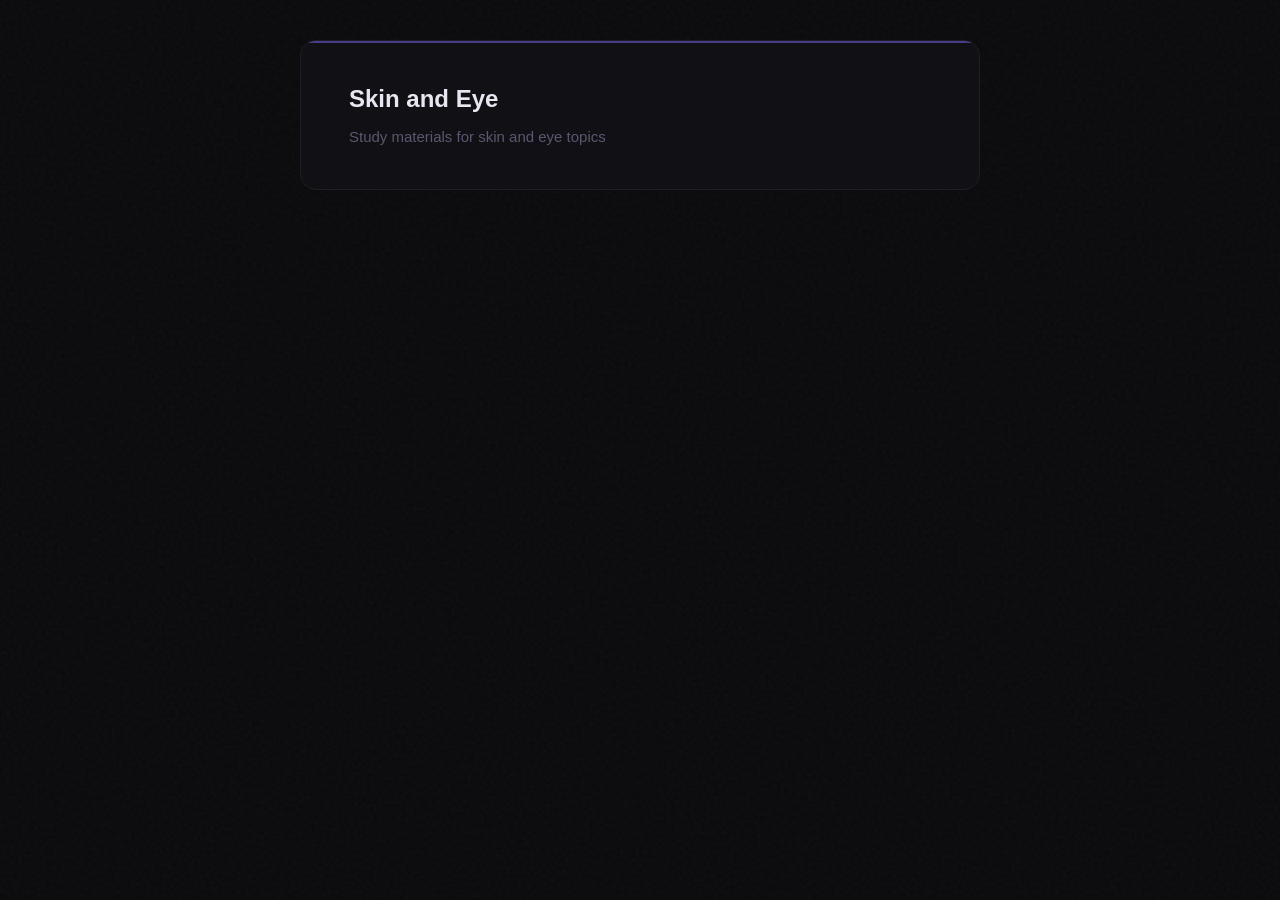
<file: index.html>
<!DOCTYPE html>
<html lang="en">
<head>
    <meta charset="UTF-8">
    <meta name="viewport" content="width=device-width, initial-scale=1.0">
    <title>Study Notre Dame</title>
    <link rel="stylesheet" href="styles.css">
    <script defer src="https://cdn.vercel-insights.com/v1/script.js"></script>
</head>
<body>
    <div class="container">
        <a href="SkinandEye/index.html" class="card-link">
            <div class="card">
                <h2>Skin and Eye</h2>
                <p>Study materials for skin and eye topics</p>
            </div>
        </a>
    </div>
</body>
</html>
</file>
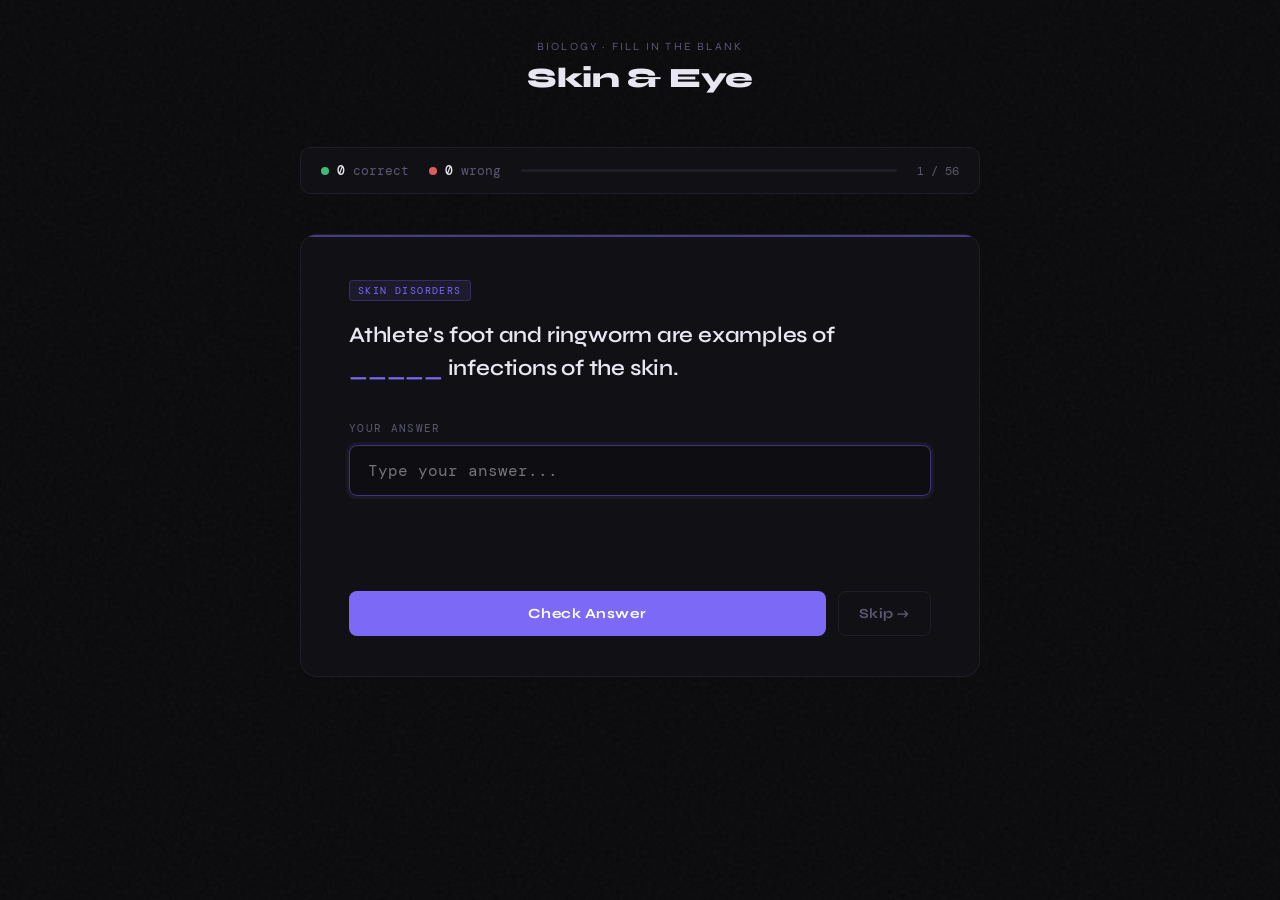
<file: SkinandEye/index.html>
<!DOCTYPE html>
<html lang="en">
<head>
<meta charset="UTF-8">
<meta name="viewport" content="width=device-width, initial-scale=1.0">
<title>Skin & Eye Study</title>
<link rel="stylesheet" href="../styles.css">
<link href="https://fonts.googleapis.com/css2?family=DM+Mono:wght@400;500&family=Syne:wght@400;600;700;800&display=swap" rel="stylesheet">
<script defer src="https://cdn.vercel-insights.com/v1/script.js"></script>
</head>
<body>
<div class="container">

  <header class="header">
    <p class="subtitle">Biology · Fill in the Blank</p>
    <div class="title">Skin & Eye</div>
  </header>

  <div class="scorebar">
    <div class="score-item">
      <span class="score-dot correct"></span>
      <span class="score-val" id="correct-count">0</span>
      <span class="score-label">correct</span>
    </div>
    <div class="score-item">
      <span class="score-dot wrong"></span>
      <span class="score-val" id="wrong-count">0</span>
      <span class="score-label">wrong</span>
    </div>
    <div class="progress-wrap">
      <div class="progress-fill" id="progress-fill" style="width:0%"></div>
    </div>
    <div class="q-counter" id="q-counter">1 / 1</div>
  </div>

  <div id="quiz-area">
    <div class="card" id="question-card">
      <div class="category-badge" id="category-badge"></div>
      <div class="question-text" id="question-display"></div>
      <div class="blank-label" id="blank-label">Your answer</div>
      <div id="inputs-area"></div>
      <div class="feedback" id="feedback">
        <span class="feedback-icon"></span>
        <span class="feedback-text"></span>
      </div>
      <div class="btn-row">
        <button class="btn btn-primary" id="submit-btn" onclick="checkAnswer()">Check Answer</button>
        <button class="btn btn-skip" onclick="nextQuestion()">Skip →</button>
      </div>
    </div>
  </div>

  <div class="complete" id="complete-screen">
    <div class="complete-icon">👁️</div>
    <h2>Study session complete!</h2>
    <p id="complete-sub"></p>
    <div class="final-stats">
      <div class="stat-big green"><span class="num" id="final-correct">0</span><span class="lbl">Correct</span></div>
      <div class="stat-big red"><span class="num" id="final-wrong">0</span><span class="lbl">Wrong</span></div>
      <div class="stat-big"><span class="num" id="final-pct" style="color:var(--accent)">0%</span><span class="lbl">Score</span></div>
    </div>
    <button class="btn btn-restart" onclick="restart()">Study Again</button>
  </div>

</div>

<div class="toast" id="fuzzy-toast">
  <span class="toast-icon">💡</span>
  <div class="toast-body">
    <div class="toast-title">Close enough — marked correct</div>
    <div class="toast-msg" id="toast-msg"></div>
  </div>
  <button class="toast-close" onclick="dismissToast()">✕</button>
</div>

<script>
const questions = [

  // ── SKIN VOCABULARY ─────────────────────────────────────────────────────────
  { cat: "Skin Vocabulary", question: "The pigment that gives skin its color is __________.", answer: "melanin" },
  { cat: "Skin Vocabulary", question: "__________ glands are located in the external ear and secrete a waxy material.", answer: "ceruminous" },
  { cat: "Skin Vocabulary", question: "Another name for the skin is the __________ membrane.", answer: "cutaneous" },
  { cat: "Skin Vocabulary", question: "Skin receptors sensitive to pain are called __________ receptors.", answer: "pain" },
  { cat: "Skin Vocabulary", question: "The body system that comprises the skin and its related structures is called the __________ system.", answer: "integumentary" },
  { cat: "Skin Vocabulary", question: "__________ glands secrete an oily substance into hair follicles.", answer: "sebaceous" },
  { cat: "Skin Vocabulary", question: "The epidermis is made up of __________ squamous epithelial cells.", answer: "stratified" },
  { cat: "Skin Vocabulary", question: "__________ fibers give skin its strength.", answer: "collagenous" },
  { cat: "Skin Vocabulary", question: "The outer layer of dead skin cells is called the stratum __________.", answer: "corneum" },
  { cat: "Skin Vocabulary", question: "The most numerous of all skin glands are __________ glands.", answer: "sweat" },
  { cat: "Skin Vocabulary", question: "The layer of skin cells directly above the dermis is the __________.", answer: "epidermis" },
  { cat: "Skin Vocabulary", question: "Skin receptors sensitive to touch are called __________ corpuscles.", answer: "ruffinis" },
  { cat: "Skin Vocabulary", question: "The fold of skin covering the root of the nail is called the __________.", answer: "cuticle" },

  // ── SKIN DISORDERS ──────────────────────────────────────────────────────────
  { cat: "Skin Disorders", question: "Acne results when pores become clogged and infected with __________, which produce pus causing pimples.", answer: "bacteria" },
  { cat: "Skin Disorders", question: "Avoiding __________ radiation reduces the risk of skin cancer.", answer: "uv" },
  { cat: "Skin Disorders", question: "__________ is the most common form of skin cancer, developing in epidermal cells that do not produce melanin.", answer: "carcinoma" },
  { cat: "Skin Disorders", question: "__________ is a skin cancer that occurs in pigment-producing epidermal cells and spreads quickly to other parts of the body.", answer: "melanoma" },
  { cat: "Skin Disorders", question: "Athlete's foot and ringworm are examples of __________ infections of the skin.", answer: "fungal" },
  { cat: "Skin Disorders", question: "__________ is a hereditary skin disorder that causes red, scaly skin and occurs when the immune system is low.", answer: "psoriasis" },

  // ── SKIN OVERVIEW ───────────────────────────────────────────────────────────
  { cat: "Skin Overview", question: "Skin is composed of the outer __________ and the lower dermis.", answer: "epidermis" },
  { cat: "Skin Overview", question: "The protective layer beneath the dermis is called the __________ layer.", answer: "subcutaneous" },
  { cat: "Skin Overview", question: "It takes about __________ days for all outer skin cells to be replaced.", answer: "27" },
  { cat: "Skin Overview", question: "Specialized cells called __________ within the epidermis produce a brownish pigment called melanin.", answer: "melanocytes" },
  { cat: "Skin Overview", question: "People of all races have about the same number of melanocytes but differ in the amount of __________ produced.", answer: "melanin" },
  { cat: "Skin Overview", question: "The dermis is composed mainly of __________ tissue, which gives skin its strength and elasticity.", answer: "connective" },
  { cat: "Skin Overview", question: "__________ of the skin occurs in the dermal layer.", answer: "wrinkling" },
  { cat: "Skin Overview", question: "Skin is the largest __________ of the vertebrate body.", answer: "organ" },
  { cat: "Skin Overview", question: "Skin composes about __________ percent of an adult's body weight.", answer: "15" },
  { cat: "Skin Overview", question: "Among the structures in the dermis are blood vessels, nerves, hair follicles, oil glands, and __________ glands.", answer: "sweat" },

  // ── EYE VOCABULARY ──────────────────────────────────────────────────────────
  { cat: "Eye Vocabulary", question: "The __________ is a hole through the iris that lets light enter the eye.", answer: "pupil" },
  { cat: "Eye Vocabulary", question: "The __________ is a very small area on the retina with the sharpest focus of incoming light.", answer: "fovea" },
  { cat: "Eye Vocabulary", question: "The __________ is an area of the retina that does not register incoming light.", answer: "blind spot" },
  { cat: "Eye Vocabulary", question: "The __________ is the colored part of the eye that regulates the amount of light entering.", answer: "iris" },
  { cat: "Eye Vocabulary", question: "The __________ is the middle layer of the eyeball with black pigment that prevents internal light reflection.", answer: "choroid" },
  { cat: "Eye Vocabulary", question: "The __________ body is the gel-like material filling the posterior section of the eyeball.", answer: "vitreous" },
  { cat: "Eye Vocabulary", question: "The __________ nerve carries visual nerve impulses from the eye to the brain.", answer: "optic" },
  { cat: "Eye Vocabulary", question: "__________ humor is the liquid filling the anterior section of the eyeball.", answer: "aqueous" },
  { cat: "Eye Vocabulary", question: "The __________ is a thin mucous membrane that lubricates and covers the cornea and eyelids.", answer: "conjunctiva" },
  { cat: "Eye Vocabulary", question: "The __________ is the outer protective layer of the eyeball.", answer: "sclera" },
  { cat: "Eye Vocabulary", question: "The __________ is the transparent front part of the sclera that helps focus incoming light.", answer: "cornea" },
  { cat: "Eye Vocabulary", question: "The __________ is the inner layer of the eye containing light-sensitive rods and cones.", answer: "retina" },
  { cat: "Eye Vocabulary", question: "__________ ligaments are the structures that hold the lens in place.", answer: "suspensory" },
  { cat: "Eye Vocabulary", question: "The __________ focuses light rays onto the retina.", answer: "lens" },
  { cat: "Eye Vocabulary", question: "__________ are retinal cells sensitive to low light but not color.", answer: "rods" },
  { cat: "Eye Vocabulary", question: "__________ are retinal cells responsible for color vision.", answer: "cones" },

  // ── EYE OVERVIEW ────────────────────────────────────────────────────────────
  { cat: "Eye Overview", question: "Light first passes through the __________, which begins to focus it onto the rear of the eye.", answer: "cornea" },
  { cat: "Eye Overview", question: "The lens is held in place by suspending ligaments attached to __________ muscles.", answer: "ciliary" },
  { cat: "Eye Overview", question: "Contraction of the ciliary muscles changes the __________ of the lens and the focal point.", answer: "shape" },
  { cat: "Eye Overview", question: "The iris controls the amount of light entering by reducing the size of the __________.", answer: "pupil" },
  { cat: "Eye Overview", question: "The retina contains about 3 million __________ that detect color.", answer: "cones" },
  { cat: "Eye Overview", question: "The retina contains about one billion __________ that detect light and dark.", answer: "rods" },
  { cat: "Eye Overview", question: "The central region of the retina where images are focused is called the __________.", answer: "fovea" },
  { cat: "Eye Overview", question: "The __________ nerve transmits visual impulses directly to the brain.", answer: "optic" },
  { cat: "Eye Overview", question: "People whose point of focus lies in front of the fovea are said to be __________ sighted.", answer: "near" },
  { cat: "Eye Overview", question: "People whose point of focus lies behind the fovea are said to be __________ sighted.", answer: "far" },
  { cat: "Eye Overview", question: "__________ lenses may be used to focus the image onto the fovea, correcting near- or farsightedness.", answer: "corrective" },

];

function shuffle(arr) {
  const a = [...arr];
  for (let i = a.length - 1; i > 0; i--) {
    const j = Math.floor(Math.random() * (i + 1));
    [a[i], a[j]] = [a[j], a[i]];
  }
  return a;
}

let deck = shuffle(questions);
let idx = 0;
let correctCount = 0;
let wrongCount = 0;
let answered = false;

function formatQuestion(q) {
  return q
    .replace(/\*{3,}/g, '<span style="color:var(--accent);font-weight:700">_____</span>')
    .replace(/_{8,}/g, '<span style="color:var(--accent);font-weight:700">_____</span>');
}

function loadQuestion() {
  answered = false;
  const q = deck[idx];
  const answers = q.answer.split(',');
  const isMulti = answers.length > 1;

  document.getElementById('category-badge').textContent = q.cat;
  document.getElementById('question-display').innerHTML = formatQuestion(q.question);
  document.getElementById('q-counter').textContent = `${idx + 1} / ${deck.length}`;

  const label = document.getElementById('blank-label');
  label.textContent = isMulti ? `Fill in all ${answers.length} blanks` : 'Your answer';

  const area = document.getElementById('inputs-area');
  area.innerHTML = '';

  answers.forEach((ans, i) => {
    const wrap = document.createElement('div');
    wrap.className = 'input-wrap';

    const input = document.createElement('input');
    input.type = 'text';
    input.className = 'blank-input';
    input.id = `blank-${i}`;
    input.placeholder = isMulti ? `Blank ${i + 1}` : 'Type your answer...';
    input.autocomplete = 'off';
    input.autocorrect = 'off';
    input.spellcheck = false;

    const reveal = document.createElement('div');
    reveal.className = 'correct-answer-reveal';
    reveal.id = `reveal-${i}`;
    reveal.textContent = `✓ ${ans.split('/')[0]}`;

    wrap.appendChild(input);
    wrap.appendChild(reveal);
    area.appendChild(wrap);
  });

  const card = document.getElementById('question-card');
  card.className = 'card';

  const feedback = document.getElementById('feedback');
  feedback.className = 'feedback';
  feedback.querySelector('.feedback-icon').textContent = '';
  feedback.querySelector('.feedback-text').textContent = '';

  const btn = document.getElementById('submit-btn');
  btn.textContent = 'Check Answer';
  btn.disabled = false;

  setTimeout(() => {
    const first = document.getElementById('blank-0');
    if (first) { first.focus(); first.select(); }
  }, 50);

  updateProgress();
}

function normalize(s) {
  return s.trim().toLowerCase().replace(/[^a-z0-9\s]/g, '').replace(/\s+/g, ' ');
}

function levenshtein(a, b) {
  const m = a.length, n = b.length;
  const dp = Array.from({length: m+1}, (_, i) => [i]);
  for (let j = 0; j <= n; j++) dp[0][j] = j;
  for (let i = 1; i <= m; i++)
    for (let j = 1; j <= n; j++)
      dp[i][j] = a[i-1] === b[j-1] ? dp[i-1][j-1]
        : 1 + Math.min(dp[i-1][j], dp[i][j-1], dp[i-1][j-1]);
  return dp[m][n];
}

function isFuzzyMatch(userVal, validOptions) {
  const u = normalize(userVal);
  for (const opt of validOptions) {
    const o = normalize(opt);
    if (u === o) return false;
    const maxLen = Math.max(u.length, o.length);
    if (maxLen === 0) continue;
    const dist = levenshtein(u, o);
    const threshold = maxLen <= 6 ? 1 : maxLen <= 10 ? 2 : 3;
    if (dist <= threshold) return true;
  }
  return false;
}

let toastTimer = null;

function showToast(msg) {
  clearTimeout(toastTimer);
  document.getElementById('toast-msg').innerHTML = msg;
  document.getElementById('fuzzy-toast').classList.add('show');
  toastTimer = setTimeout(() => dismissToast(), 4000);
}

function dismissToast() {
  document.getElementById('fuzzy-toast').classList.remove('show');
}

function getPermutations(arr) {
  if (arr.length <= 1) return [arr];
  const result = [];
  for (let i = 0; i < arr.length; i++) {
    const rest = [...arr.slice(0, i), ...arr.slice(i + 1)];
    for (const perm of getPermutations(rest)) result.push([arr[i], ...perm]);
  }
  return result;
}

function checkAnswer() {
  if (answered) { nextQuestion(); return; }

  const q = deck[idx];
  const answers = q.answer.split(',');
  const userVals = answers.map((_, i) => document.getElementById(`blank-${i}`).value);

  let allCorrect = true;
  let fuzzyMessages = [];

  let swapped = false;
  if (answers.length > 1) {
    const permutations = getPermutations(userVals);
    for (const perm of permutations) {
      if (perm.join('|') === userVals.join('|')) continue;
      const allMatch = perm.every((val, i) => {
        const opts = answers[i].split('/');
        return opts.map(o => normalize(o)).includes(normalize(val)) || isFuzzyMatch(val, opts);
      });
      if (allMatch) { swapped = true; break; }
    }
  }

  answers.forEach((ans, i) => {
    const input = document.getElementById(`blank-${i}`);
    const reveal = document.getElementById(`reveal-${i}`);
    const actualUserVal = userVals[i];

    const validOptions = ans.split('/');
    const validNorm = validOptions.map(o => normalize(o));
    const isExact = validNorm.includes(normalize(actualUserVal));
    const isFuzzy = !isExact && isFuzzyMatch(actualUserVal, validOptions);
    const isRight = isExact || isFuzzy || swapped;

    if (isFuzzy) {
      fuzzyMessages.push(`You wrote <strong>"${actualUserVal}"</strong> — the answer is <strong>"${validOptions[0]}"</strong>`);
    }

    input.disabled = true;
    input.className = 'blank-input ' + (isRight ? 'correct' : 'wrong');

    if (!isRight) {
      allCorrect = false;
      reveal.className = 'correct-answer-reveal show';
    }
  });

  if (swapped && answers.length > 1) {
    const correctList = answers.map(a => `<strong>"${a.split('/')[0]}"</strong>`).join(' and ');
    fuzzyMessages = [`Your answers were in the wrong order — the correct order is ${correctList}`];
  }

  const card = document.getElementById('question-card');
  const feedback = document.getElementById('feedback');

  if (allCorrect) {
    correctCount++;
    card.className = 'card correct-state pop';
    feedback.className = 'feedback correct show';
    feedback.querySelector('.feedback-icon').textContent = '✓';
    feedback.querySelector('.feedback-text').textContent = fuzzyMessages.length > 0 ? 'Close enough — marked correct!' : 'Correct!';
    card.addEventListener('animationend', () => card.classList.remove('pop'), {once: true});
    if (fuzzyMessages.length > 0) showToast(fuzzyMessages.join('<br>'));
    setTimeout(() => nextQuestion(), fuzzyMessages.length > 0 ? 1400 : 900);
  } else {
    wrongCount++;
    card.className = 'card wrong-state shake';
    feedback.className = 'feedback wrong show';
    feedback.querySelector('.feedback-icon').textContent = '✗';
    feedback.querySelector('.feedback-text').textContent = 'Not quite — check the correct answer above.';
    card.addEventListener('animationend', () => {
      card.classList.remove('shake');
      card.classList.add('wrong-state');
    }, {once: true});
  }

  document.getElementById('correct-count').textContent = correctCount;
  document.getElementById('wrong-count').textContent = wrongCount;

  answered = true;
  document.getElementById('submit-btn').textContent = idx < deck.length - 1 ? 'Next Question →' : 'See Results →';
}

function nextQuestion() {
  idx++;
  if (idx >= deck.length) { showComplete(); return; }
  loadQuestion();
}

function updateProgress() {
  document.getElementById('progress-fill').style.width = (idx / deck.length * 100) + '%';
}

function showComplete() {
  document.getElementById('quiz-area').style.display = 'none';
  document.getElementById('complete-screen').classList.add('show');
  document.getElementById('complete-sub').textContent = `You've gone through all ${deck.length} questions.`;
  document.getElementById('final-correct').textContent = correctCount;
  document.getElementById('final-wrong').textContent = wrongCount;
  const total = correctCount + wrongCount;
  document.getElementById('final-pct').textContent = total > 0 ? Math.round(correctCount / total * 100) + '%' : '0%';
  document.getElementById('progress-fill').style.width = '100%';
}

function restart() {
  deck = shuffle(questions);
  idx = 0; correctCount = 0; wrongCount = 0; answered = false;
  document.getElementById('correct-count').textContent = 0;
  document.getElementById('wrong-count').textContent = 0;
  document.getElementById('complete-screen').classList.remove('show');
  document.getElementById('quiz-area').style.display = 'block';
  loadQuestion();
}

document.addEventListener('keydown', (e) => {
  if (e.key !== 'Enter') return;
  if (!answered) checkAnswer();
  else nextQuestion();
});

loadQuestion();
</script>
</body>
</html>
</file>
<file: styles.css>
*, *::before, *::after { box-sizing: border-box; margin: 0; padding: 0; }

  :root {
    --bg: #0a0a0c;
    --surface: #111115;
    --border: #1e1e26;
    --text: #e8e6f0;
    --muted: #5a5870;
    --accent: #7c6af7;
    --accent-dim: #3d3578;
    --correct: #3dba78;
    --correct-dim: #1a4a34;
    --wrong: #e05c5c;
    --wrong-dim: #4a1a1a;
  }

  html, body { height: 100%; background: var(--bg); color: var(--text); font-family: 'Syne', sans-serif; }

  body {
    display: flex;
    flex-direction: column;
    align-items: center;
    justify-content: flex-start;
    min-height: 100vh;
    padding: 40px 20px 80px;
  }

  body::before {
    content: '';
    position: fixed;
    inset: 0;
    background-image: url("data:image/svg+xml,%3Csvg viewBox='0 0 256 256' xmlns='http://www.w3.org/2000/svg'%3E%3Cfilter id='noise'%3E%3CfeTurbulence type='fractalNoise' baseFrequency='0.9' numOctaves='4' stitchTiles='stitch'/%3E%3C/filter%3E%3Crect width='100%25' height='100%25' filter='url(%23noise)' opacity='0.035'/%3E%3C/svg%3E");
    pointer-events: none;
    z-index: 0;
  }

  .container { position: relative; z-index: 1; width: 100%; max-width: 680px; }

  .header { text-align: center; margin-bottom: 52px; }
  .header .subtitle { font-size: 11px; letter-spacing: .2em; text-transform: uppercase; color: var(--muted); margin-bottom: 8px; }
  .header .title { font-size: 28px; font-weight: 800; color: var(--text); letter-spacing: -0.02em; }

  .category-badge {
    display: inline-block;
    font-family: 'DM Mono', monospace;
    font-size: 10px;
    letter-spacing: 0.14em;
    text-transform: uppercase;
    color: var(--accent);
    background: rgba(124,106,247,0.1);
    border: 1px solid rgba(124,106,247,0.25);
    border-radius: 4px;
    padding: 3px 8px;
    margin-bottom: 18px;
  }

  .scorebar {
    display: flex;
    align-items: center;
    gap: 20px;
    margin-bottom: 40px;
    padding: 14px 20px;
    background: var(--surface);
    border: 1px solid var(--border);
    border-radius: 10px;
  }

  .score-item { display: flex; align-items: center; gap: 8px; font-family: 'DM Mono', monospace; font-size: 13px; }
  .score-dot { width: 8px; height: 8px; border-radius: 50%; }
  .score-dot.correct { background: var(--correct); }
  .score-dot.wrong { background: var(--wrong); }
  .score-val { color: var(--text); font-weight: 500; }
  .score-label { color: var(--muted); }

  .progress-wrap { flex: 1; height: 3px; background: var(--border); border-radius: 99px; overflow: hidden; }
  .progress-fill { height: 100%; background: var(--accent); border-radius: 99px; transition: width 0.4s ease; }
  .q-counter { font-family: 'DM Mono', monospace; font-size: 12px; color: var(--muted); white-space: nowrap; }

  .card {
    background: var(--surface);
    border: 1px solid var(--border);
    border-radius: 16px;
    padding: 44px 48px 40px;
    margin-bottom: 20px;
    position: relative;
    overflow: hidden;
    transition: border-color 0.3s;
  }

  .card::after {
    content: '';
    position: absolute;
    top: 0; left: 0; right: 0;
    height: 2px;
    background: var(--accent);
    opacity: 0.5;
    border-radius: 16px 16px 0 0;
  }

  .card.correct-state { border-color: var(--correct); }
  .card.correct-state::after { background: var(--correct); opacity: 1; }
  .card.wrong-state { border-color: var(--wrong); }
  .card.wrong-state::after { background: var(--wrong); opacity: 1; }

  .card-link {
    text-decoration: none;
    color: inherit;
    display: block;
    transition: all 0.3s ease;
  }

  .card-link:hover .card {
    border-color: var(--accent);
    background: rgba(124, 106, 247, 0.05);
  }

  .card-link .card h2 {
    font-size: 24px;
    font-weight: 700;
    color: var(--text);
    margin-bottom: 12px;
  }

  .card-link .card p {
    color: var(--muted);
    font-size: 15px;
    line-height: 1.6;
  }


  .question-text {
    font-size: 22px;
    font-weight: 600;
    line-height: 1.5;
    color: var(--text);
    margin-bottom: 36px;
    letter-spacing: -0.01em;
  }

  .blank-label {
    font-family: 'DM Mono', monospace;
    font-size: 11px;
    letter-spacing: 0.12em;
    text-transform: uppercase;
    color: var(--muted);
    margin-bottom: 10px;
  }

  .input-wrap { position: relative; margin-bottom: 12px; }

  .blank-input {
    width: 100%;
    background: var(--bg);
    border: 1px solid var(--border);
    border-radius: 8px;
    padding: 14px 18px;
    font-family: 'DM Mono', monospace;
    font-size: 16px;
    color: var(--text);
    outline: none;
    transition: border-color 0.2s, background 0.2s;
    caret-color: var(--accent);
  }

  .blank-input:focus {
    border-color: var(--accent-dim);
    background: #0d0d12;
    box-shadow: 0 0 0 3px rgba(124,106,247,0.08);
  }

  .blank-input.correct { border-color: var(--correct); background: var(--correct-dim); color: var(--correct); }
  .blank-input.wrong   { border-color: var(--wrong);   background: var(--wrong-dim);   color: var(--wrong); }
  .blank-input:disabled { cursor: default; }

  .correct-answer-reveal {
    font-family: 'DM Mono', monospace;
    font-size: 13px;
    color: var(--correct);
    margin-top: 6px;
    padding-left: 4px;
    opacity: 0;
    transform: translateY(-4px);
    transition: opacity 0.3s, transform 0.3s;
  }
  .correct-answer-reveal.show { opacity: 1; transform: translateY(0); }

  .feedback {
    display: flex;
    align-items: center;
    gap: 10px;
    padding: 12px 18px;
    border-radius: 8px;
    font-size: 14px;
    font-weight: 600;
    margin-top: 20px;
    opacity: 0;
    transform: translateY(4px);
    transition: opacity 0.25s, transform 0.25s;
  }
  .feedback.show { opacity: 1; transform: translateY(0); }
  .feedback.correct { background: var(--correct-dim); color: var(--correct); border: 1px solid rgba(61,186,120,0.25); }
  .feedback.wrong   { background: var(--wrong-dim);   color: var(--wrong);   border: 1px solid rgba(224,92,92,0.25); }
  .feedback-icon { font-size: 16px; }

  .btn-row { display: flex; gap: 12px; margin-top: 28px; }

  .btn {
    padding: 13px 28px;
    border-radius: 8px;
    font-family: 'Syne', sans-serif;
    font-size: 14px;
    font-weight: 700;
    letter-spacing: 0.04em;
    cursor: pointer;
    border: none;
    transition: background 0.2s, transform 0.1s, opacity 0.2s;
  }
  .btn:active { transform: scale(0.97); }

  .btn-primary { background: var(--accent); color: #fff; flex: 1; }
  .btn-primary:hover { background: #6c59e8; }
  .btn-primary:disabled { opacity: 0.4; cursor: not-allowed; transform: none; }

  .btn-skip { background: transparent; color: var(--muted); border: 1px solid var(--border); padding: 13px 20px; }
  .btn-skip:hover { color: var(--text); border-color: var(--muted); }

  .complete {
    text-align: center;
    padding: 60px 40px;
    background: var(--surface);
    border: 1px solid var(--border);
    border-radius: 16px;
    display: none;
  }
  .complete.show { display: block; }
  .complete-icon { font-size: 48px; margin-bottom: 20px; }
  .complete h2 { font-size: 32px; font-weight: 800; margin-bottom: 10px; }
  .complete p { color: var(--muted); font-size: 15px; margin-bottom: 32px; }

  .final-stats { display: flex; justify-content: center; gap: 40px; margin-bottom: 36px; }
  .stat-big { text-align: center; }
  .stat-big .num { font-family: 'DM Mono', monospace; font-size: 40px; font-weight: 500; display: block; }
  .stat-big .lbl { font-size: 12px; letter-spacing: 0.1em; text-transform: uppercase; color: var(--muted); }
  .stat-big.green .num { color: var(--correct); }
  .stat-big.red .num { color: var(--wrong); }

  .btn-restart { background: var(--accent); color: #fff; padding: 14px 36px; font-size: 15px; }
  .btn-restart:hover { background: #6c59e8; }

  .toast {
    position: fixed;
    bottom: 32px;
    left: 50%;
    transform: translateX(-50%) translateY(20px);
    background: #1e1a3a;
    border: 1px solid var(--accent);
    border-radius: 12px;
    padding: 16px 22px;
    max-width: 420px;
    width: calc(100% - 40px);
    display: flex;
    gap: 14px;
    align-items: flex-start;
    opacity: 0;
    pointer-events: none;
    transition: opacity 0.3s ease, transform 0.3s ease;
    z-index: 100;
    box-shadow: 0 8px 32px rgba(0,0,0,0.5);
  }
  .toast.show { opacity: 1; transform: translateX(-50%) translateY(0); pointer-events: auto; }
  .toast-icon { font-size: 20px; flex-shrink: 0; margin-top: 1px; }
  .toast-body { flex: 1; }
  .toast-title { font-size: 13px; font-weight: 700; color: #a89cf7; letter-spacing: 0.06em; text-transform: uppercase; margin-bottom: 4px; }
  .toast-msg { font-family: 'DM Mono', monospace; font-size: 13px; color: var(--muted); line-height: 1.5; }
  .toast-msg strong { color: var(--text); font-weight: 500; }
  .toast-close { background: none; border: none; color: var(--muted); cursor: pointer; font-size: 16px; padding: 0; line-height: 1; flex-shrink: 0; }
  .toast-close:hover { color: var(--text); }

  @keyframes shake {
    0%,100% { transform: translateX(0); }
    20% { transform: translateX(-6px); }
    40% { transform: translateX(6px); }
    60% { transform: translateX(-4px); }
    80% { transform: translateX(4px); }
  }
  .shake { animation: shake 0.35s ease; }

  @keyframes pop {
    0% { transform: scale(1); }
    50% { transform: scale(1.03); }
    100% { transform: scale(1); }
  }
  .pop { animation: pop 0.25s ease; }
</file>
